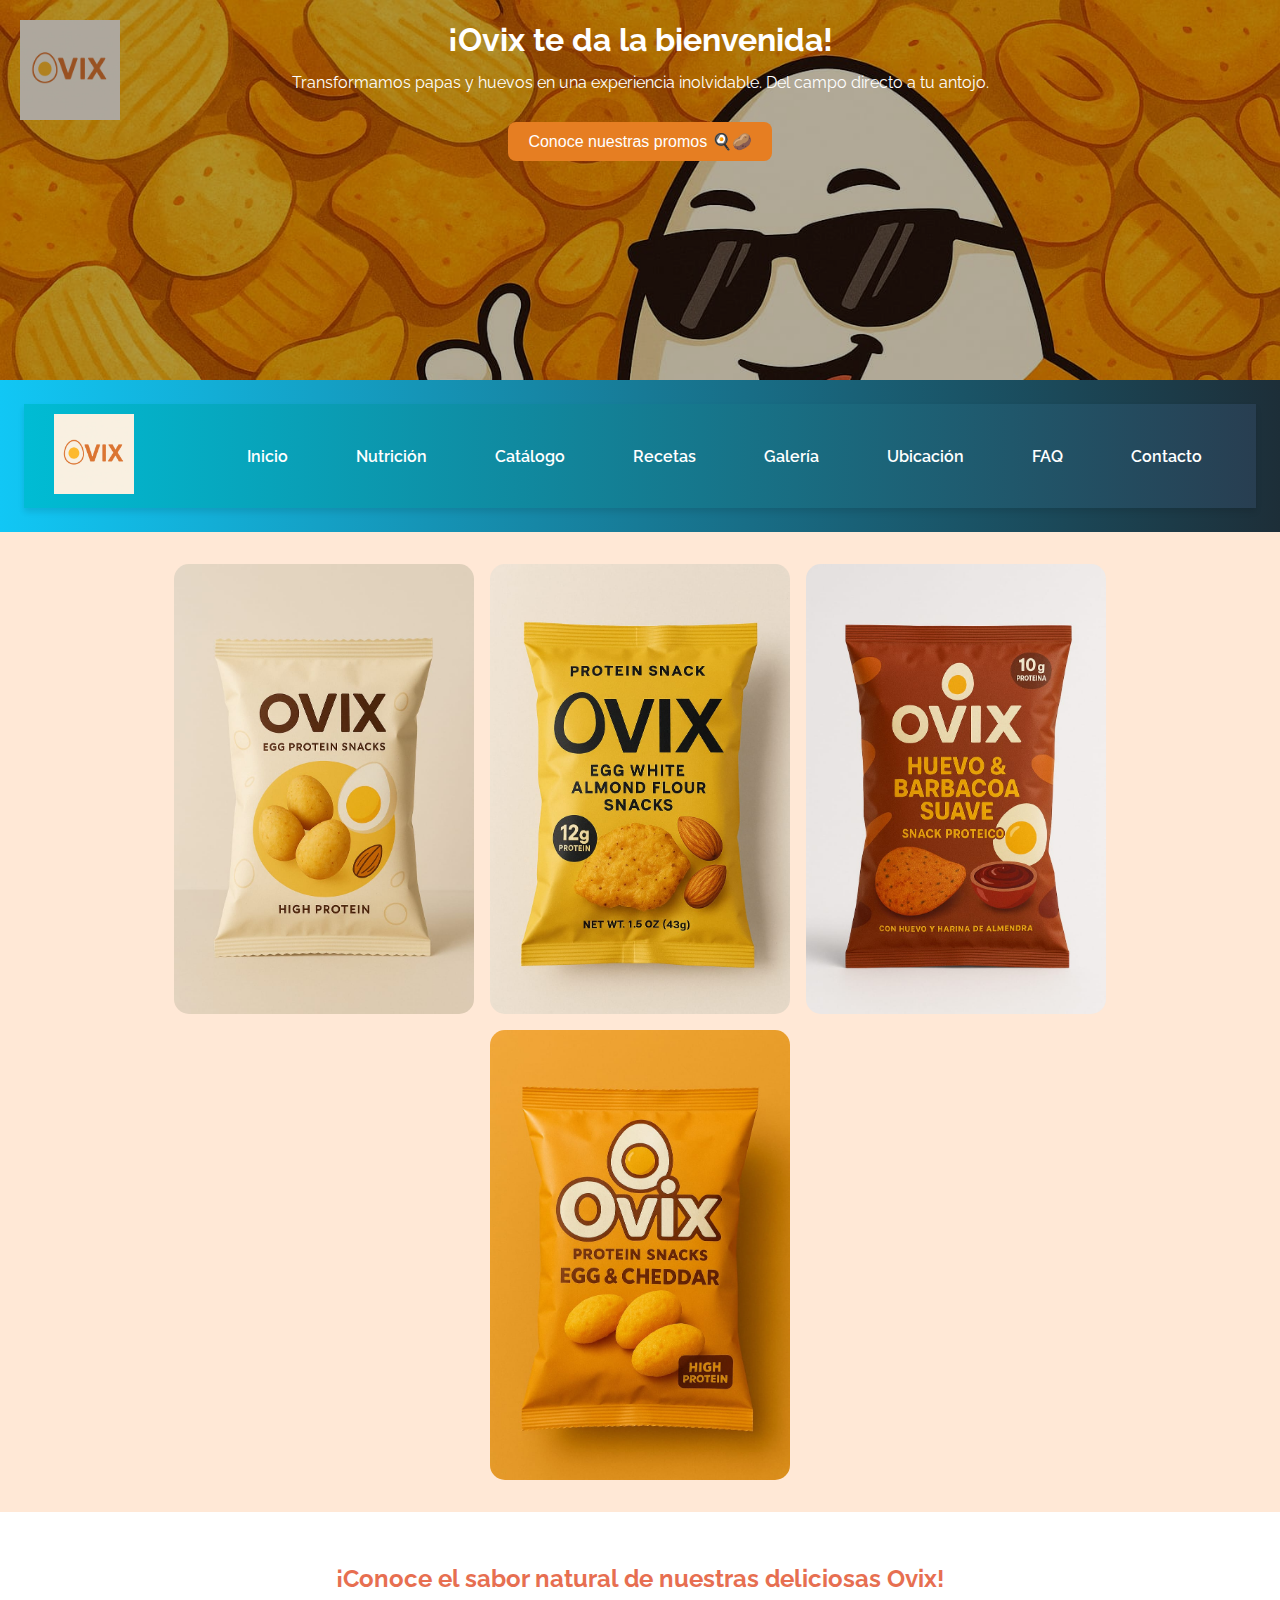
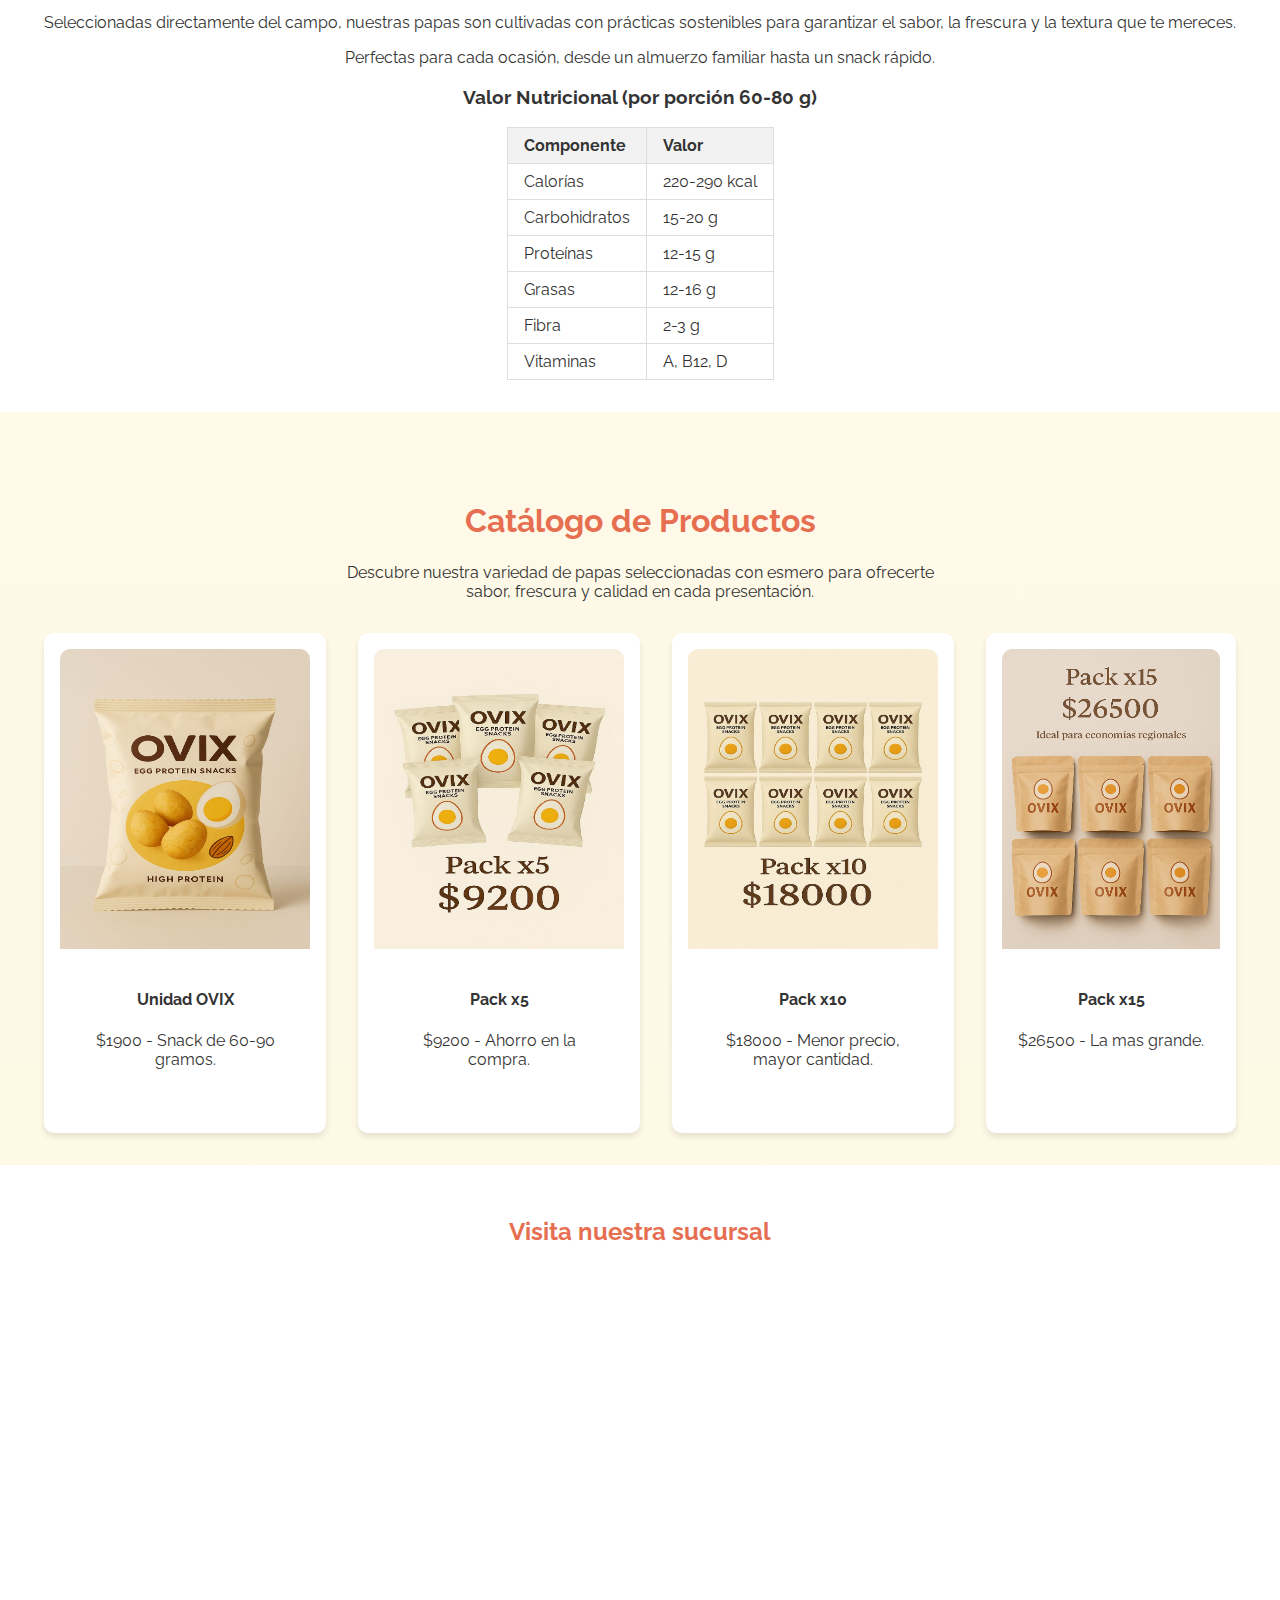
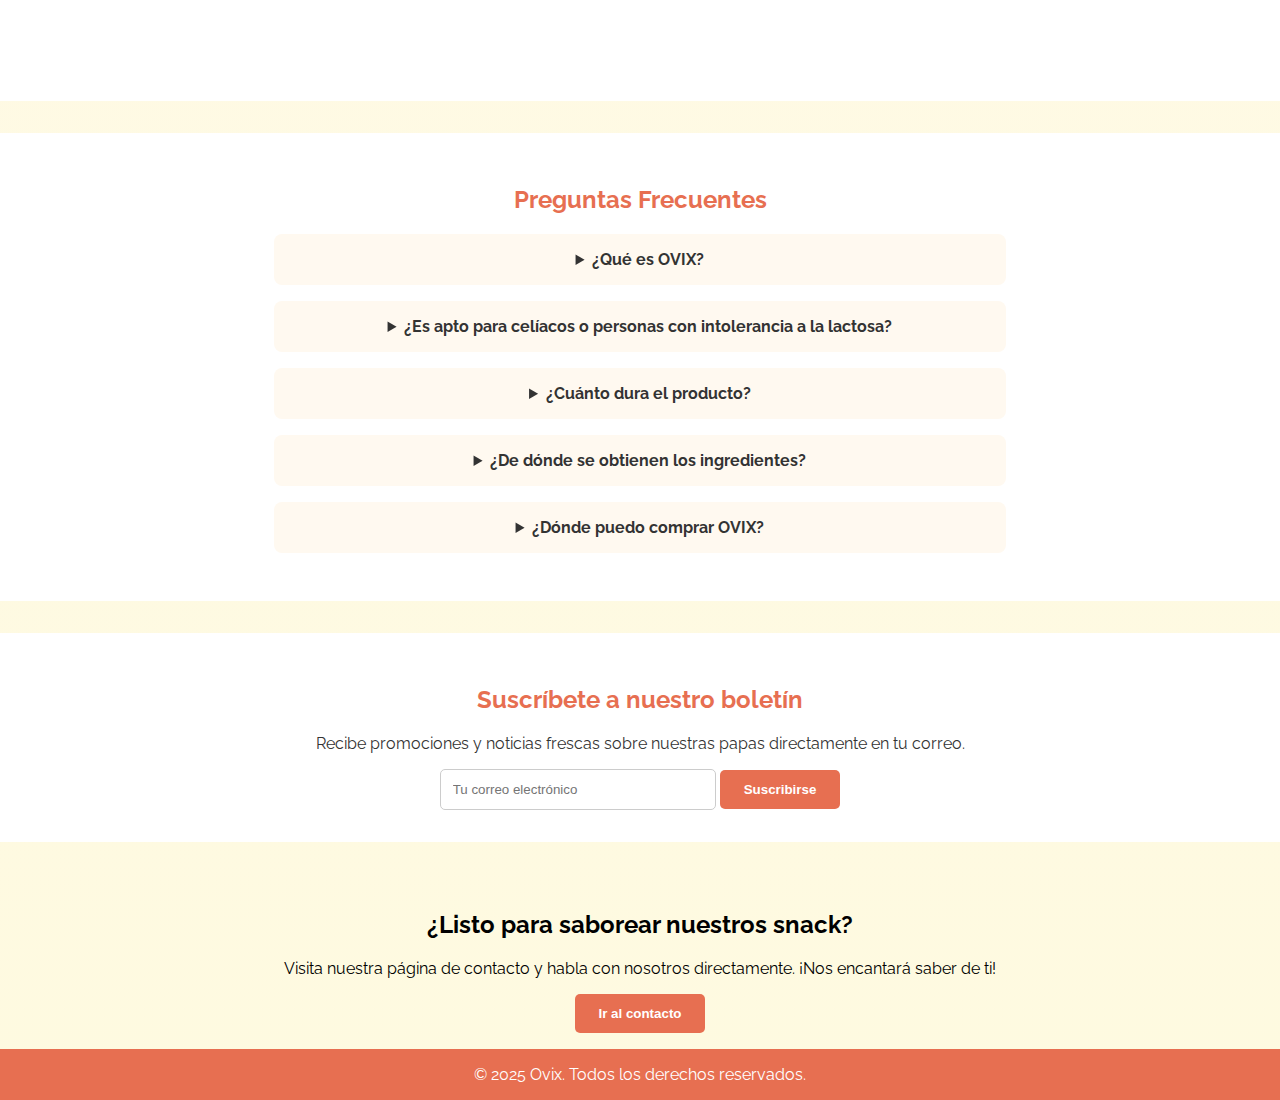
<file: index.html>
<!DOCTYPE html>
<html lang="es">
<head>
  <meta charset="UTF-8" />
  <meta name="viewport" content="width=device-width, initial-scale=1.0" />
  <title>Ovix</title>
  <link rel="stylesheet" href="style.css">
</head>
<body>

  <section class="bienvenida">
    <img src="https://benja825.github.io/Ovix/Img/Logo_papa.jpg" alt="Logo" style="width: 100px; position: absolute; top: 20px; left: 20px; animation: flotar 2s ease-in-out infinite;">
    <div class="overlay">
    <h1>¡Ovix te da la bienvenida!</h1>
    
    <p style="font-size: 1em; max-width: 700px; margin: 0 auto 20px; animation: aparecer 1.5s ease-out;">
      Transformamos papas y huevos en una experiencia inolvidable. Del campo directo a tu antojo.
    </p>
    
    <a href="promociones.html" style="text-decoration: none;">
      <button style="margin-top: 10px; padding: 10px 20px; font-size: 1em; background-color: #e67e22; color: white; border: none; border-radius: 8px; cursor: pointer; transition: transform 0.3s ease;">
        Conoce nuestras promos 🍳🥔
      </button>
    </a>
  </div>
  </section>
  

  <header>
    <nav class="navbar">
        <div class="nav-logo">
          <img src="Img/Logo_papa.jpg" alt="Ovix Logo">
        </div>
        <ul class="nav-menu">
          <li><a href="#inicio">Inicio</a></li>
          <li><a href="#nutricion">Nutrición</a></li>
          <li><a href="#catalogo">Catálogo</a></li>
          <li><a href="#recetas">Recetas</a></li>
          <li><a href="#galeria">Galería</a></li>
          <li><a href="#mapa">Ubicación</a></li>
          <li><a href="#faq">FAQ</a></li>
          <li><a href="#contacto">Contacto</a></li>
        </ul>
        
      </nav>
      
  </header>

  <section class="hero" id="inicio">
    <img src="Img/Papa_clasica.jpg" alt="Papas clasicas">
    <img src="Img/Papa_almendra.jpg" alt="Papas con harina de almendra">
    <img src="Img/Papa_barbacoa.jpg" alt="Papa sabor barbacoa">
    <img src="Img/Papas_cheddar.jpg" alt="Papas cheddar">
  </section>

  <section class="content">
    <h2>¡Conoce el sabor natural de nuestras deliciosas Ovix!</h2>
    <p>Seleccionadas directamente del campo, nuestras papas son cultivadas con prácticas sostenibles para garantizar el sabor, la frescura y la textura que te mereces.</p>
    <p>Perfectas para cada ocasión, desde un almuerzo familiar hasta un snack rápido.</p>
    
    <div class="nutricional" id="nutricion">
      <h3>Valor Nutricional (por porción 60-80 g)</h3>
      <table style="margin: 0 auto; border-collapse: collapse; text-align: left; font-size: 16px;">
        <thead>
          <tr style="background-color: #f2f2f2;">
            <th style="padding: 8px 16px; border: 1px solid #ddd;">Componente</th>
            <th style="padding: 8px 16px; border: 1px solid #ddd;">Valor</th>
          </tr>
        </thead>
        <tbody>
          <tr>
            <td style="padding: 8px 16px; border: 1px solid #ddd;">Calorías</td>
            <td style="padding: 8px 16px; border: 1px solid #ddd;">220-290 kcal</td>
          </tr>
          <tr>
            <td style="padding: 8px 16px; border: 1px solid #ddd;">Carbohidratos</td>
            <td style="padding: 8px 16px; border: 1px solid #ddd;">15-20 g</td>
          </tr>
          <tr>
            <td style="padding: 8px 16px; border: 1px solid #ddd;">Proteínas</td>
            <td style="padding: 8px 16px; border: 1px solid #ddd;">12-15 g</td>
          </tr>
          <tr>
            <td style="padding: 8px 16px; border: 1px solid #ddd;">Grasas</td>
            <td style="padding: 8px 16px; border: 1px solid #ddd;">12-16 g</td>
          </tr>
          <tr>
            <td style="padding: 8px 16px; border: 1px solid #ddd;">Fibra</td>
            <td style="padding: 8px 16px; border: 1px solid #ddd;">2-3 g</td>
          </tr>
          <tr>
            <td style="padding: 8px 16px; border: 1px solid #ddd;">Vitaminas</td>
            <td style="padding: 8px 16px; border: 1px solid #ddd;">A, B12, D</td>
          </tr>
        </tbody>
      </table>
    </div>
  </section>  

  <section class="catalogo" id="catalogo">
    <div class="catalogo-contenido">
      <h2>Catálogo de Productos</h2>
      <p>Descubre nuestra variedad de papas seleccionadas con esmero para ofrecerte sabor, frescura y calidad en cada presentación.</p>
      
      <div class="productos">
        <div class="producto">
          <img src="Img/Papa_clasica.jpg" height="300" alt="Papa Premium">
          <div class="info">
            <h4>Unidad OVIX</h4>
            <p>$1900 - Snack de 60-90 gramos.</p>
          </div>
        </div>
        <div class="producto">
          <img src="Img/pack_x5.jpg" height="300" alt="Papa Rústica">
          <div class="info">
            <h4>Pack x5</h4>
            <p>$9200 - Ahorro en la compra.</p>
          </div>
        </div>
        <div class="producto">
          <img src="Img/pack_x10.jpg" height="300" alt="Corte para freír">
          <div class="info">
            <h4>Pack x10</h4>
            <p>$18000 - Menor precio, mayor cantidad.</p>
          </div>
        </div>
        <div class="producto">
          <img src="Img/pack_x15.jpg" height="300" alt="Corte para freír">
          <div class="info">
            <h4>Pack x15</h4>
            <p>$26500 - La mas grande.</p>
          </div>
        </div>
      </div>
    </div>
  </section>  

  <section class="mapa" id="mapa">
    <h2>Visita nuestra sucursal</h2>
<iframe src="https://www.google.com/maps/embed?pb=!1m17!1m12!1m3!1d3396.9649729649536!2d-64.42334892510648!3d-31.634809406843008!2m3!1f0!2f0!3f0!3m2!1i1024!2i768!4f13.1!3m2!1m1!2zMzHCsDM4JzA1LjMiUyA2NMKwMjUnMTQuOCJX!5e0!3m2!1ses-419!2sar!4v1748822038172!5m2!1ses-419!2sar" width="600" height="450" style="border:0;" allowfullscreen="" loading="lazy" referrerpolicy="no-referrer-when-downgrade"></iframe>
  </section>

  <section class="faq" id="faq">
    <h2>Preguntas Frecuentes</h2>
    <details>
      <summary>¿Qué es OVIX?</summary>
      <p>OVIX es un snack proteico a base de ovoproductos, diseñado para brindar energía y nutrición de forma rápida, ideal para personas con estilos de vida ocupados.</p>
    </details>
    <details>
      <summary>¿Es apto para celíacos o personas con intolerancia a la lactosa?</summary>
      <p>Actualmente no es libre de gluten ni de lactosa, pero estamos trabajando en alternativas. Te recomendamos consultar los ingredientes y en caso de duda, consultar con un profesional.</p>
    </details>
    <details>
      <summary>¿Cuánto dura el producto?</summary>
      <p>OVIX tiene una vida útil de 3 meses gracias a su proceso de elaboración y envasado al vacío. Se recomienda almacenarlo en un lugar fresco y seco.</p>
    </details>
    <details>
      <summary>¿De dónde se obtienen los ingredientes?</summary>
      <p>Nuestros ingredientes son seleccionados de productores locales en Córdoba y zonas cercanas, priorizando calidad y frescura.</p>
    </details>
    <details>
      <summary>¿Dónde puedo comprar OVIX?</summary>
      <p>Próximamente en nuestra página web oficial y en puntos de venta asociados. Además, lanzaremos promociones exclusivas por el lanzamiento.</p>
    </details>
  </section>

  <section class="suscripcion">
    <h2>Suscríbete a nuestro boletín</h2>
    <p>Recibe promociones y noticias frescas sobre nuestras papas directamente en tu correo.</p>
    <form action="#" method="post">
      <input type="email" placeholder="Tu correo electrónico" required>
      <button type="submit">Suscribirse</button>
    </form>
  </section>

  <section class="contacto" id="contacto">
    <h2>¿Listo para saborear nuestros snack?</h2>
    <p>Visita nuestra página de contacto y habla con nosotros directamente. ¡Nos encantará saber de ti!</p>
    <a href="contacto.html"><button>Ir al contacto</button></a>
  </section>

  <footer>
    &copy; 2025 Ovix. Todos los derechos reservados.
  </footer>
</body>
</html>
</file>
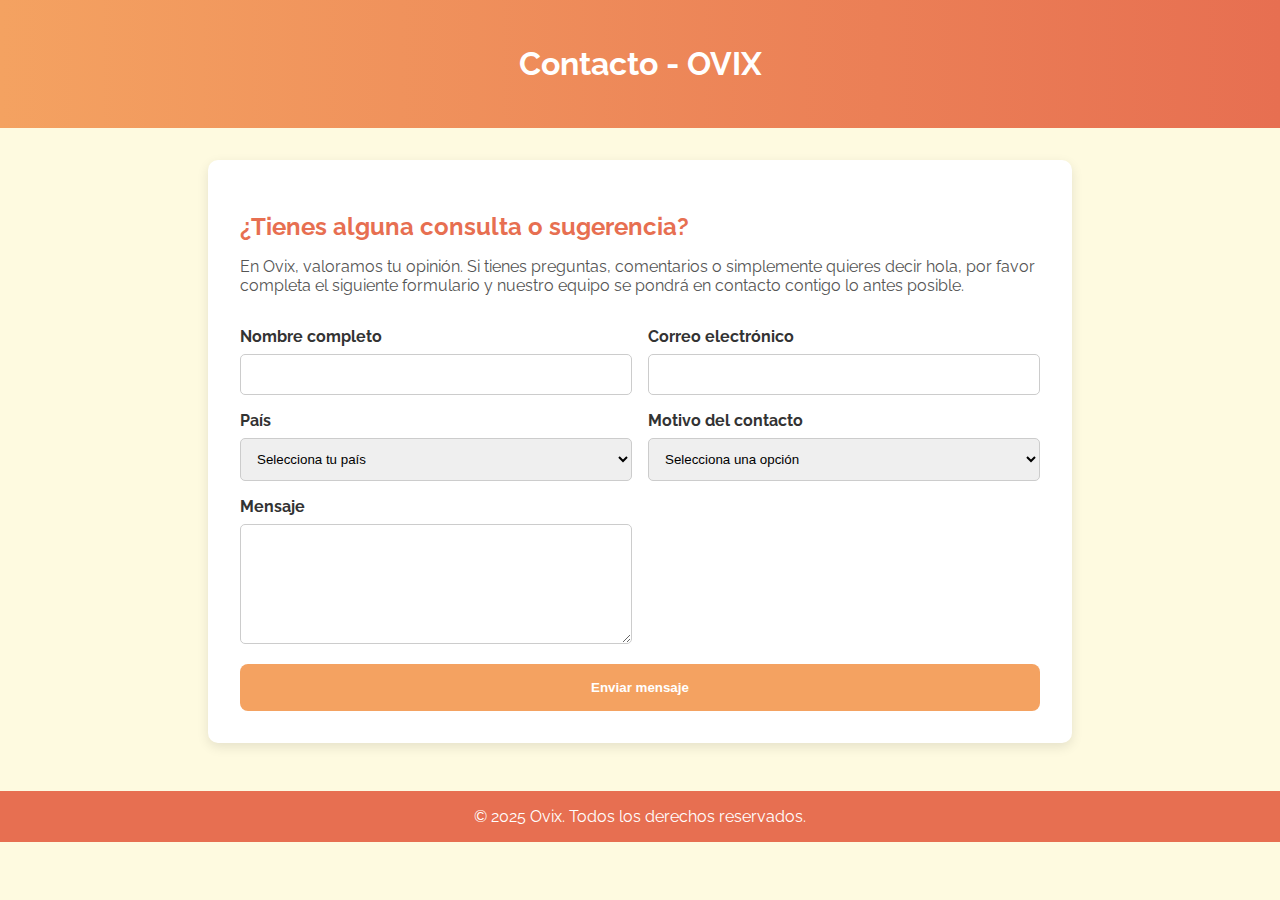
<file: contacto.html>
<!DOCTYPE html>
<html lang="es">
<head>
  <meta charset="UTF-8">
  <meta name="viewport" content="width=device-width, initial-scale=1.0">
  <title>Contacto - OVIX</title>
  <link rel="stylesheet" href="style.css">
  <link rel="stylesheet" href="contacto.css">
</head>
<body>
  <header>
    <h1>Contacto - OVIX</h1>
  </header>

  <div class="container">
    <h2>¿Tienes alguna consulta o sugerencia?</h2>
    <p class="description">En Ovix, valoramos tu opinión. Si tienes preguntas, comentarios o simplemente quieres decir hola, por favor completa el siguiente formulario y nuestro equipo se pondrá en contacto contigo lo antes posible.</p>
    <form action="#" method="post">
      <div>
        <label for="nombre">Nombre completo</label>
        <input type="text" id="nombre" name="nombre" required>
      </div>

      <div>
        <label for="email">Correo electrónico</label>
        <input type="email" id="email" name="email" required>
      </div>

      <div>
        <label for="pais">País</label>
        <select id="pais" name="pais" required>
          <option value="" disabled selected hidden>Selecciona tu país</option>
          <option value="argentina">Argentina</option>
          <option value="chile">Chile</option>
          <option value="mexico">México</option>
          <option value="colombia">Colombia</option>
          <option value="otros">Otro</option>
        </select>
      </div>

      <div>
        <label for="motivo">Motivo del contacto</label>
        <select id="motivo" name="motivo" required>
          <option value="" disabled selected hidden>Selecciona una opción</option>
          <option value="comentario">Comentario</option>
          <option value="reclamo">Reclamo</option>
          <option value="sugerencia">Sugerencia</option>
          <option value="otros">Otros</option>
        </select>
      </div>

      <div class="full-width">
        <label for="mensaje">Mensaje</label>
        <textarea id="mensaje" name="mensaje" required></textarea>
      </div>

      <button type="submit">Enviar mensaje</button>
    </form>
  </div>

  <footer>
    &copy; 2025 Ovix. Todos los derechos reservados.
  </footer>
</body>
</html>
</file>
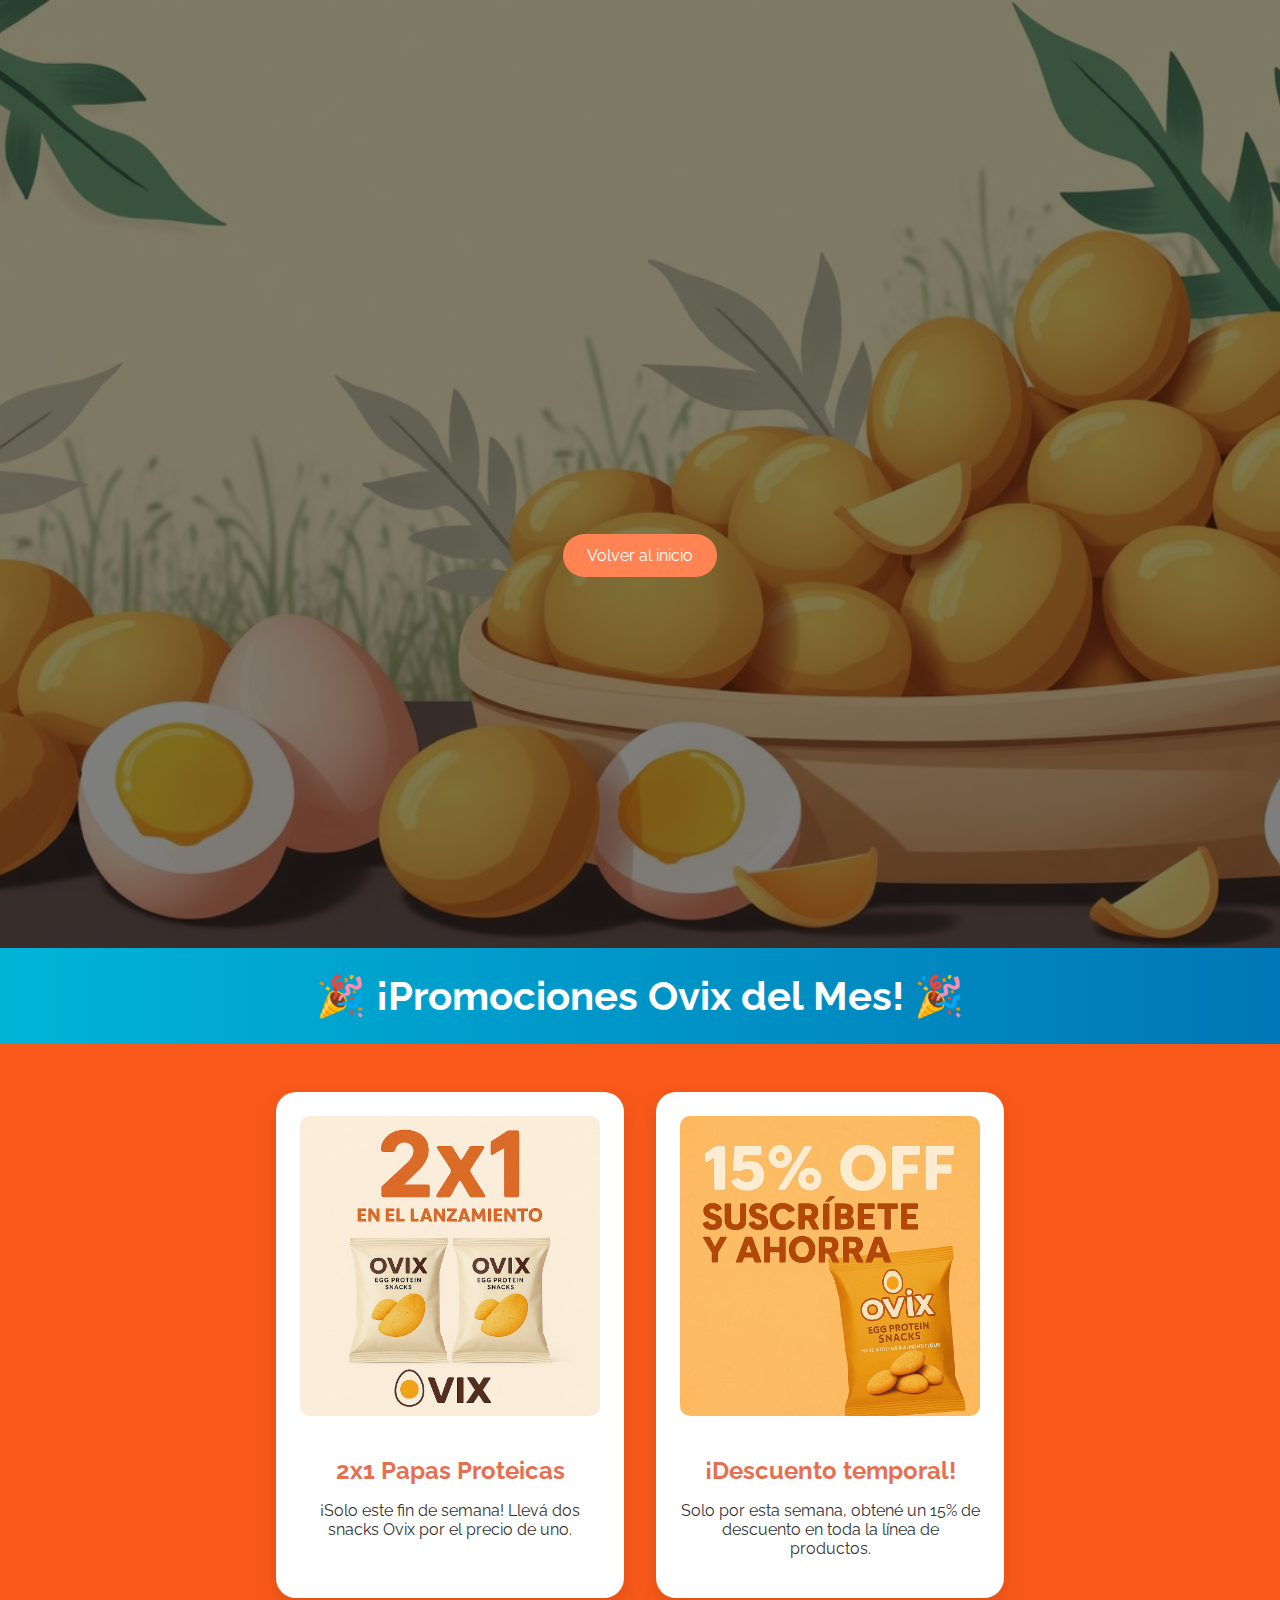
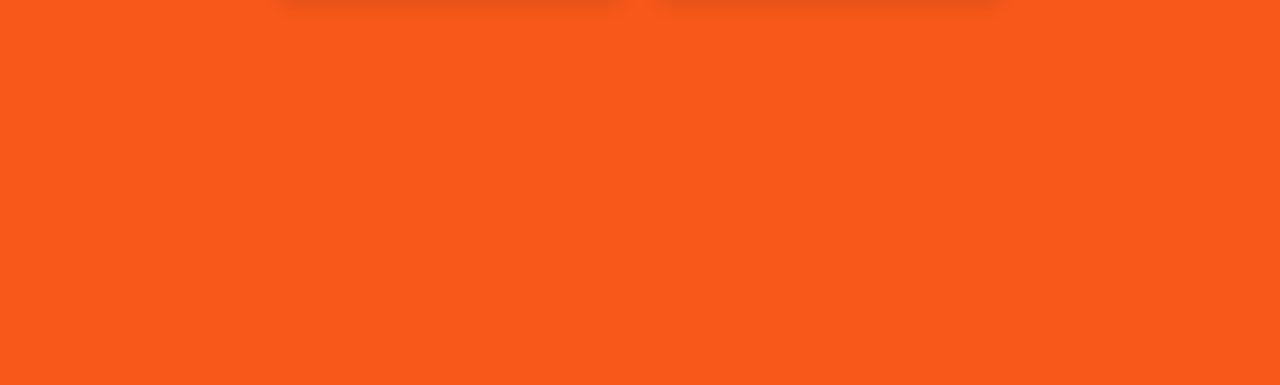
<file: promociones.html>
<!DOCTYPE html>
<html lang="es">
<head>
  <meta charset="UTF-8" />
  <meta name="viewport" content="width=device-width, initial-scale=1.0"/>
  <title>Promociones | Ovix Snacks</title>
  <link rel="stylesheet" href="promociones.css" />
  <link href="https://fonts.googleapis.com/css2?family=Raleway:wght@400;700&display=swap" rel="stylesheet">
</head>
<body>
  <header class="hero">
    <div class="overlay"></div>
    <div class="hero-content">
      <h1 class="fade-in">¡Promociones Exclusivas de Ovix!</h1>
      <p class="fade-in-delay">Descubre nuestras ofertas irresistibles en snacks de papa con huevo.</p>
      <a href="index.html" class="btn">Volver al inicio</a>
    </div>
  </header>

  <header>
    <h1>🎉 ¡Promociones Ovix del Mes! 🎉</h1>
  </header>

  <main class="promo-container">
    <div class="promo">
      <img src="./imagenes_papas/Oferta_2x1.jpg" alt="Promo 1">
      <h2>2x1 Papas Proteicas</h2>
      <p>¡Solo este fin de semana! Llevá dos snacks Ovix por el precio de uno.</p>
    </div>

    <div class="promo">
      <img src="./imagenes_papas/Oferta_15.jpg" alt="Promo 2">
      <h2>¡Descuento temporal!</h2>
      <p>Solo por esta semana, obtené un 15% de descuento en toda la línea de productos.</p>
    </div>
  </main>


  <section class="subscribe bounce-in">
    <h2>¡Suscríbete y recibe un cupón del 15%!</h2>
    <form>
      <input type="email" placeholder="Tu correo electrónico">
      <button type="submit">¡Quiero mi cupón!</button>
    </form>
  </section>

  <footer class="footer fade-in">
    <p>© 2025 Ovix. Snacks con el poder del huevo. Todos los derechos reservados.</p>
  </footer>
</body>
</html>
</file>
<file: style.css>
@import url('https://fonts.googleapis.com/css2?family=Raleway:wght@400;700&display=swap');

body {
  font-family: 'Raleway', sans-serif;
  margin: 0;
  padding: 0;
  background: linear-gradient(to bottom, #fff9f0, #fefae0);
  color: #333;
}

header {
  background: linear-gradient(90deg, #11c7f5, #1d2e38);
  padding: 1.5rem;
  text-align: center;
  color: white;
  position: sticky;
  top: 0;
  z-index: 1000;
}

nav a {
  margin: 0 1.5rem;
  text-decoration: none;
  color: white;
  font-weight: bold;
  transition: color 0.3s;
}

nav a:hover {
  color: #ffe8d6;
}

.hero {
  display: flex;
  flex-wrap: wrap;
  justify-content: center;
  align-items: center;
  gap: 1rem;
  padding: 2rem;
  background: #ffe8d6;
  animation: fadeIn 1s ease-in;
}

.hero img {
  width: 300px;
  height: auto;
  border-radius: 15px;
  cursor: pointer;
  transition: transform 0.3s;
}

.hero img:hover {
  transform: scale(1.05);
}

.content, .interactivo, .video, .testimonios, .faq, .suscripcion, .galeria, .noticias, .mapa, .recetas {
  padding: 2rem;
  text-align: center;
  background: white;
  margin-bottom: 2rem;
}

.galeria img {
  width: 200px;
  margin: 10px;
  border-radius: 10px;
  transition: transform 0.3s;
}

.galeria img:hover {
  transform: scale(1.1);
}

.content h2, .interactivo h2, .video h2, .testimonios h2, .faq h2, .suscripcion h2, .galeria h2, .noticias h2, .mapa h2, .recetas h2, .catalogo h2 {
  color: #e76f51;
}

.catalogo {
  padding: 2rem;
}

.catalogo-contenido {
  display: flex;
  flex-direction: column;
  align-items: center;
  text-align: center;
}

.catalogo h2 {
  font-size: 2rem;
  margin-bottom: 0.5rem;
}

.catalogo p {
  max-width: 600px;
  margin-bottom: 2rem;
}

.productos {
  display: flex;
  gap: 2rem;
  flex-wrap: wrap;
  justify-content: center;
}

.producto {
  background-color: white;
  border-radius: 10px;
  padding: 1rem;
  box-shadow: 0 4px 6px rgba(0,0,0,0.1);
  max-width: 250px;
  text-align: center;
}

.producto:hover {
  transform: translateY(-5px);
}

.producto img {
  width: 100%;
  border-top-left-radius: 10px;
  border-top-right-radius: 10px;
}

.producto .info {
  padding: 1rem;
}

iframe {
  width: 100%;
  height: 315px;
  border: none;
  border-radius: 10px;
}

.mapa iframe {
  height: 400px;
}

.faq details {
  margin: 1rem auto;
  max-width: 700px;
  background: #fff9f0;
  padding: 1rem;
  border-radius: 8px;
}

.faq summary {
  font-weight: bold;
  cursor: pointer;
}

.suscripcion input[type=email] {
  padding: 0.75rem;
  width: 250px;
  border-radius: 5px;
  border: 1px solid #ccc;
}

.suscripcion button {
  padding: 0.75rem 1.5rem;
  background: #e76f51;
  border: none;
  color: white;
  font-weight: bold;
  border-radius: 5px;
  cursor: pointer;
}

.suscripcion button:hover {
  background: #f4a261;
}

footer {
  text-align: center;
  padding: 1rem;
  background-color: #e76f51;
  color: white;
}

@keyframes fadeIn {
  from { opacity: 0; }
  to { opacity: 1; }
}

.contacto{
    text-align: center;
    padding: 1rem;
    color: rgb(0, 0, 0);
}

.contacto button {
    padding: 0.75rem 1.5rem;
    background: #e76f51;
    border: none;
    color: white;
    font-weight: bold;
    border-radius: 5px;
    cursor: pointer;
  }

  .navbar {
    display: flex;
    align-items: center;
    justify-content: space-between;
    background: linear-gradient(to right, #00bcd4, #283e51);
    padding: 10px 30px;
    box-shadow: 0 4px 6px rgba(0, 0, 0, 0.1);
  }
  
  .nav-logo img {
    height: 80px;
    object-fit: contain;
  }
  
  .nav-menu {
    display: flex;
    flex-wrap: wrap;
    gap: 20px;
    list-style: none;
    margin: 0;
    padding: 0;
  }
  
  .nav-menu li a {
    text-decoration: none;
    color: white;
    font-weight: 600;
    transition: color 0.3s ease;
  }
  
  .nav-menu li a:hover {
    color: #ffcc00;
  }
  
  html {
    scroll-behavior: smooth;
  }
  
  section {
    scroll-margin-top: 100px;
  }
  
  .bienvenida {
    text-align: center;
    padding: 40px 15px;
    background-image: url("Img/Imagen_Fondo_Publicidad.jpg");
    background-size: cover;  
    background-repeat: no-repeat;
    background-position: center top;  
    background-color: #e76f51;
    position: relative;
    overflow: hidden;
    height: 300px;       
  }
  
  

  .bienvenida h1 {

      color: #333;
      font-size: 2em;
      margin-bottom: 15px;
      animation: aparecer 1s ease-out;

  }

  .bienvenida .overlay {
    position: absolute;
    inset: 0;
    background-color: rgba(0, 0, 0, 0.3); /* Capa oscura */
    z-index: 1;
  }
  
  .bienvenida h1,
  .bienvenida p,
  .bienvenida button {
    position: relative;
    z-index: 2;
    color: white;
  }
</file>
<file: contacto.css>
@import url('https://fonts.googleapis.com/css2?family=Raleway:wght@400;700&display=swap');

    body {
      font-family: 'Raleway', sans-serif;
      background: #fefae0;
      margin: 0;
      padding: 0;
      color: #333;
    }

    header {
      background: linear-gradient(90deg, #f4a261, #e76f51);
      padding: 1.5rem;
      text-align: center;
      color: white;
    }

    .container {
      max-width: 800px;
      margin: 2rem auto;
      background: white;
      padding: 2rem;
      border-radius: 10px;
      box-shadow: 0 4px 12px rgba(0,0,0,0.1);
    }

    h2 {
      color: #e76f51;
      margin-bottom: 1rem;
    }

    p.description {
      color: #555;
      margin-bottom: 2rem;
    }

    form {
      display: grid;
      grid-template-columns: 1fr 1fr;
      gap: 1rem;
    }

    form.full-width {
      grid-column: span 2;
    }

    label {
      display: block;
      margin-bottom: 0.5rem;
      font-weight: bold;
    }

    input, select, textarea {
      width: 100%;
      padding: 0.75rem;
      border: 1px solid #ccc;
      border-radius: 5px;
      box-sizing: border-box;
    }

    textarea {
      resize: vertical;
      min-height: 120px;
    }

    button {
      grid-column: span 2;
      padding: 1rem;
      background: #f4a261;
      color: white;
      border: none;
      font-weight: bold;
      border-radius: 8px;
      cursor: pointer;
      transition: background 0.3s;
    }

    button:hover {
      background: #e76f51;
    }

    footer {
      text-align: center;
      padding: 1rem;
      background-color: #e76f51;
      color: white;
      margin-top: 3rem;
    }
</file>
<file: promociones.css>
body {
    font-family: 'Raleway', sans-serif;
    margin: 0;
    padding: 0;
    background: #f8591a;
    color: #333;
    overflow-x: hidden;
  }

  header {
    background: linear-gradient(to right, #00b4d8, #0077b6);
    color: rgb(255, 255, 255);
    padding: 1.5rem;
    text-align: center;
    position: relative;
    animation: slideDown 1s ease-in-out;
  }

  @keyframes slideDown {
    from { transform: translateY(-100%); opacity: 0; }
    to { transform: translateY(0); opacity: 1; }
  }

  h1 {
    font-size: 2.5rem;
    margin: 0;
    animation: fadeIn 1.2s ease-in;
  }

  .promo-container {
    display: flex;
    flex-wrap: wrap;
    justify-content: center;
    gap: 2rem;
    padding: 3rem 2rem;
  }

  .promo {
    background: white;
    border-radius: 20px;
    box-shadow: 0 8px 20px rgba(0, 0, 0, 0.1);
    width: 300px;
    padding: 1.5rem;
    text-align: center;
    transition: transform 0.3s ease, box-shadow 0.3s ease;
    animation: popIn 0.7s ease-in-out both;
  }

  .promo:nth-child(1) { animation-delay: 0.2s; }
  .promo:nth-child(2) { animation-delay: 0.4s; }
  .promo:nth-child(3) { animation-delay: 0.6s; }

  .promo:hover {
    transform: scale(1.05);
    box-shadow: 0 12px 25px rgba(0, 0, 0, 0.2);
  }

  .promo img {
    width: 100%;
    border-radius: 10px;
    margin-bottom: 1rem;
    transition: transform 0.4s ease;
  }

  .promo:hover img {
    transform: rotate(-3deg) scale(1.05);
  }

  .promo h2 {
    color: #e76f51;
    margin-bottom: 0.5rem;
  }

  .promo p {
    font-size: 1rem;
  }

  footer {
    background: #f4a261;
    padding: 1rem;
    text-align: center;
    color: white;
    animation: fadeInUp 1s ease-in-out;
  }

  @keyframes fadeIn {
    from { opacity: 0; }
    to { opacity: 1; }
  }

  @keyframes popIn {
    0% { transform: scale(0.8); opacity: 0; }
    100% { transform: scale(1); opacity: 1; }
  }

  @keyframes fadeInUp {
    from { transform: translateY(20px); opacity: 0; }
    to { transform: translateY(0); opacity: 1; }
  }

  .hero {
    position: relative;
    height: 100vh;
    background: url(Img/Fondo_papas.jpg) center/cover no-repeat;
    display: flex;
    align-items: center;
    justify-content: center;
    text-align: center;
    color: white;
  }
  
  .overlay {
    position: absolute;
    top: 0; left: 0;
    width: 100%; height: 100%;
    background: rgba(0,0,0,0.5);
    z-index: 1;
  }
  
  .hero-content {
    position: relative;
    z-index: 2;
    max-width: 700px;
    padding: 20px;
  }
  
  .hero h1 {
    font-size: 3rem;
    margin-bottom: 10px;
  }
  
  .btn {
    background: #ff8353;
    color: white;
    padding: 12px 24px;
    border-radius: 25px;
    text-decoration: none;
    transition: background 0.3s ease;
  }
  
  .btn:hover {
    background: #ff5a2c;
  }
  
  /* Animations */
  .fade-in {
    animation: fadeIn 2s ease-in-out forwards;
    opacity: 0;
  }
  
  .fade-in-delay {
    animation: fadeIn 2.5s ease-in-out forwards;
    opacity: 0;
  }
  
  .slide-in {
    animation: slideIn 1s ease forwards;
    opacity: 0;
  }
  
  .bounce-in {
    animation: bounceIn 1.5s ease-in-out forwards;
    opacity: 0;
  }
  
  .zoom-in {
    animation: zoomIn 1s ease-in-out forwards;
    opacity: 0;
  }
  
  @keyframes fadeIn {
    to { opacity: 1; }
  }
  
  @keyframes slideIn {
    from { transform: translateX(-100px); opacity: 0; }
    to { transform: translateX(0); opacity: 1; }
  }
  
  @keyframes bounceIn {
    0% { transform: scale(0.5); opacity: 0; }
    70% { transform: scale(1.1); opacity: 1; }
    100% { transform: scale(1); }
  }
  
  @keyframes zoomIn {
    from { transform: scale(0.8); opacity: 0; }
    to { transform: scale(1); opacity: 1; }
  }
  
  /* Secciones */
  .highlight {
    padding: 60px 20px;
    background: #fff8e1;
    text-align: center;
  }
  
  .highlight h2 {
    margin-bottom: 40px;
    color: #e75528;
  }
  
  .cards-container {
    display: flex;
    justify-content: center;
    gap: 30px;
    flex-wrap: wrap;
  }
  
  .card {
    background: white;
    border-radius: 20px;
    box-shadow: 0 5px 20px rgba(0,0,0,0.1);
    padding: 20px;
    width: 280px;
    transition: transform 0.3s ease;
  }
  
  .card:hover {
    transform: translateY(-10px);
  }
  
  .card img {
    width: 100%;
    border-radius: 15px;
  }
  
  .subscribe {
    padding: 60px 20px;
    background: #ffe4d4;
    text-align: center;
  }
  
  .subscribe input {
    padding: 12px;
    width: 250px;
    margin-right: 10px;
    border-radius: 25px;
    border: none;
  }
  
  .subscribe button {
    padding: 12px 20px;
    background: #ff6b3d;
    color: white;
    border: none;
    border-radius: 25px;
    cursor: pointer;
  }
  
  .timeline {
    padding: 60px 20px;
    background: #fdf4e6;
    text-align: center;
  }
  
  .timeline h2 {
    margin-bottom: 30px;
    color: #d94f00;
  }
  
  .timeline-container {
    max-width: 800px;
    margin: auto;
  }
  
  .timeline-item {
    margin-bottom: 20px;
    padding: 20px;
    background: white;
    border-left: 5px solid #ffa05d;
    text-align: left;
    box-shadow: 0 2px 10px rgba(0,0,0,0.05);
    border-radius: 5px;
  }
  
  .timeline-item .date {
    font-weight: bold;
    color: #ff6b3d;
  }
  
  .footer {
    padding: 30px;
    text-align: center;
    background: #ff8353;
    color: white;
  }
</file>
